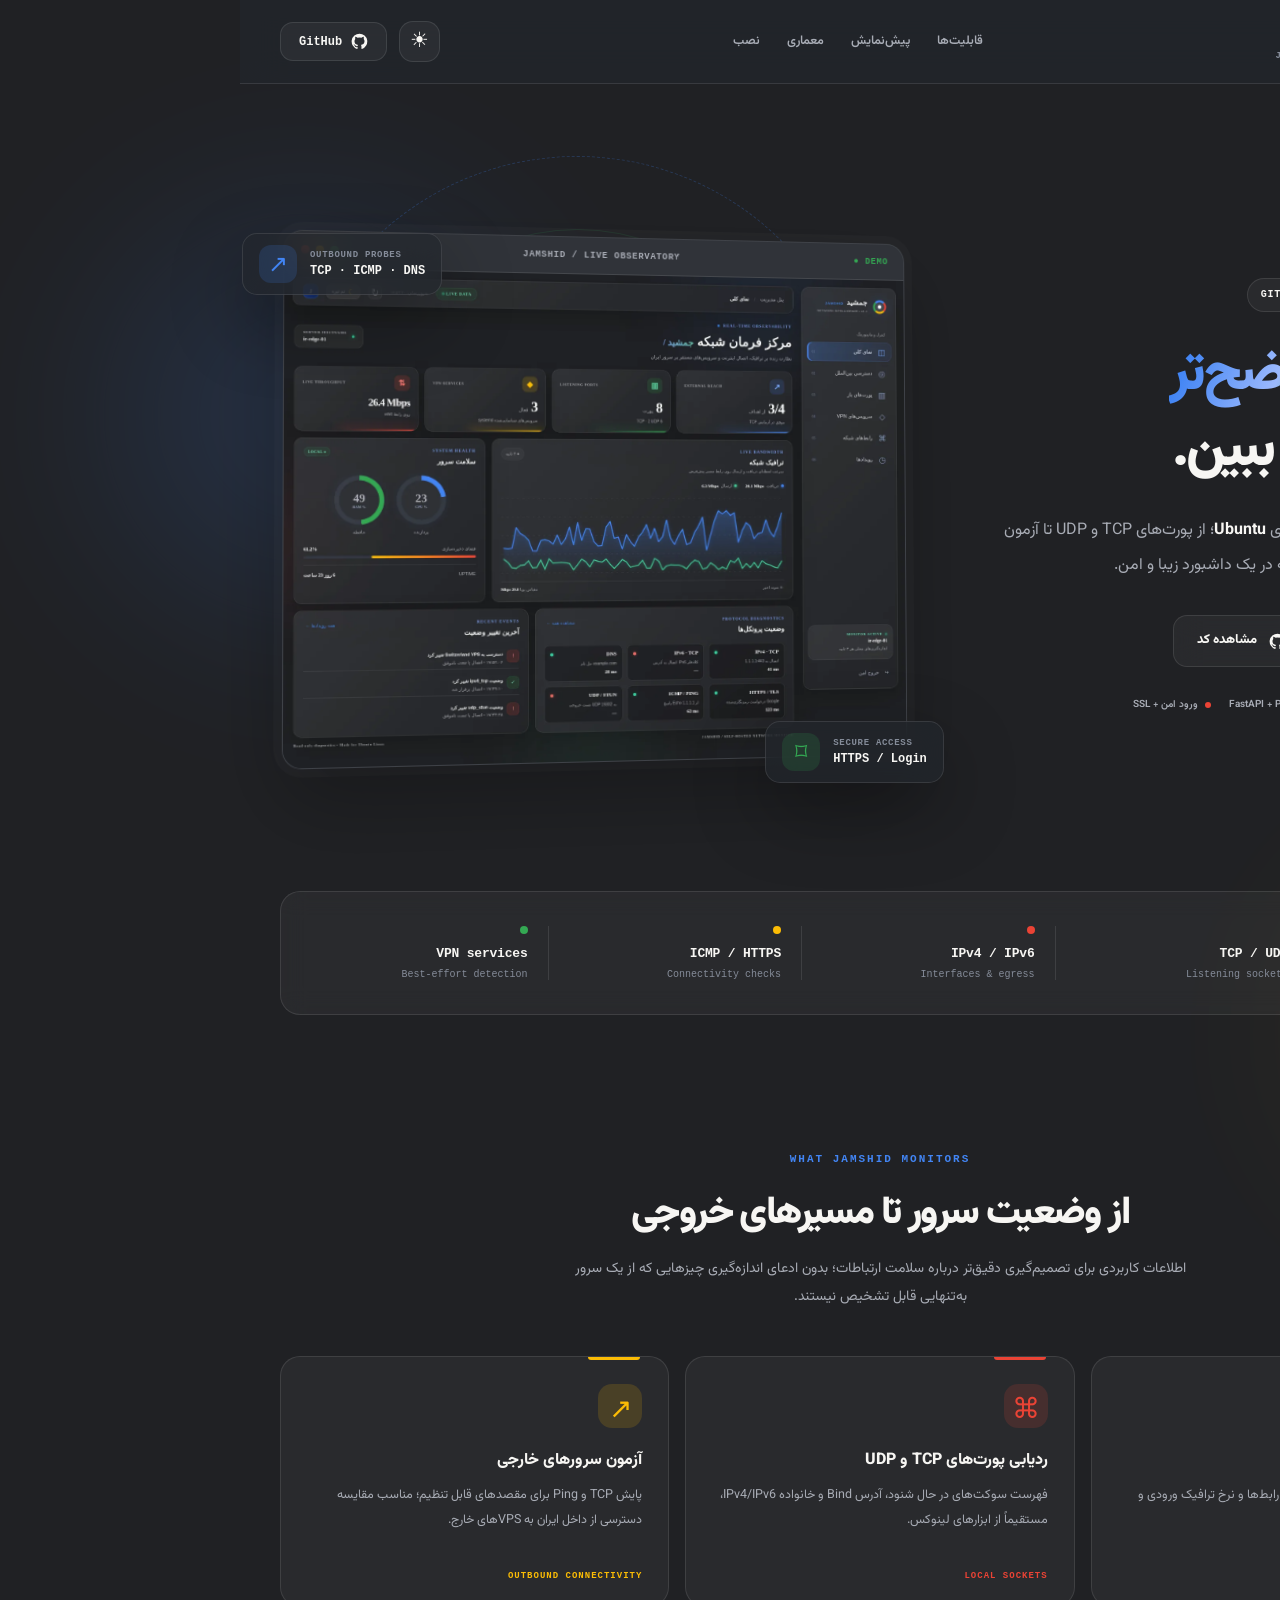
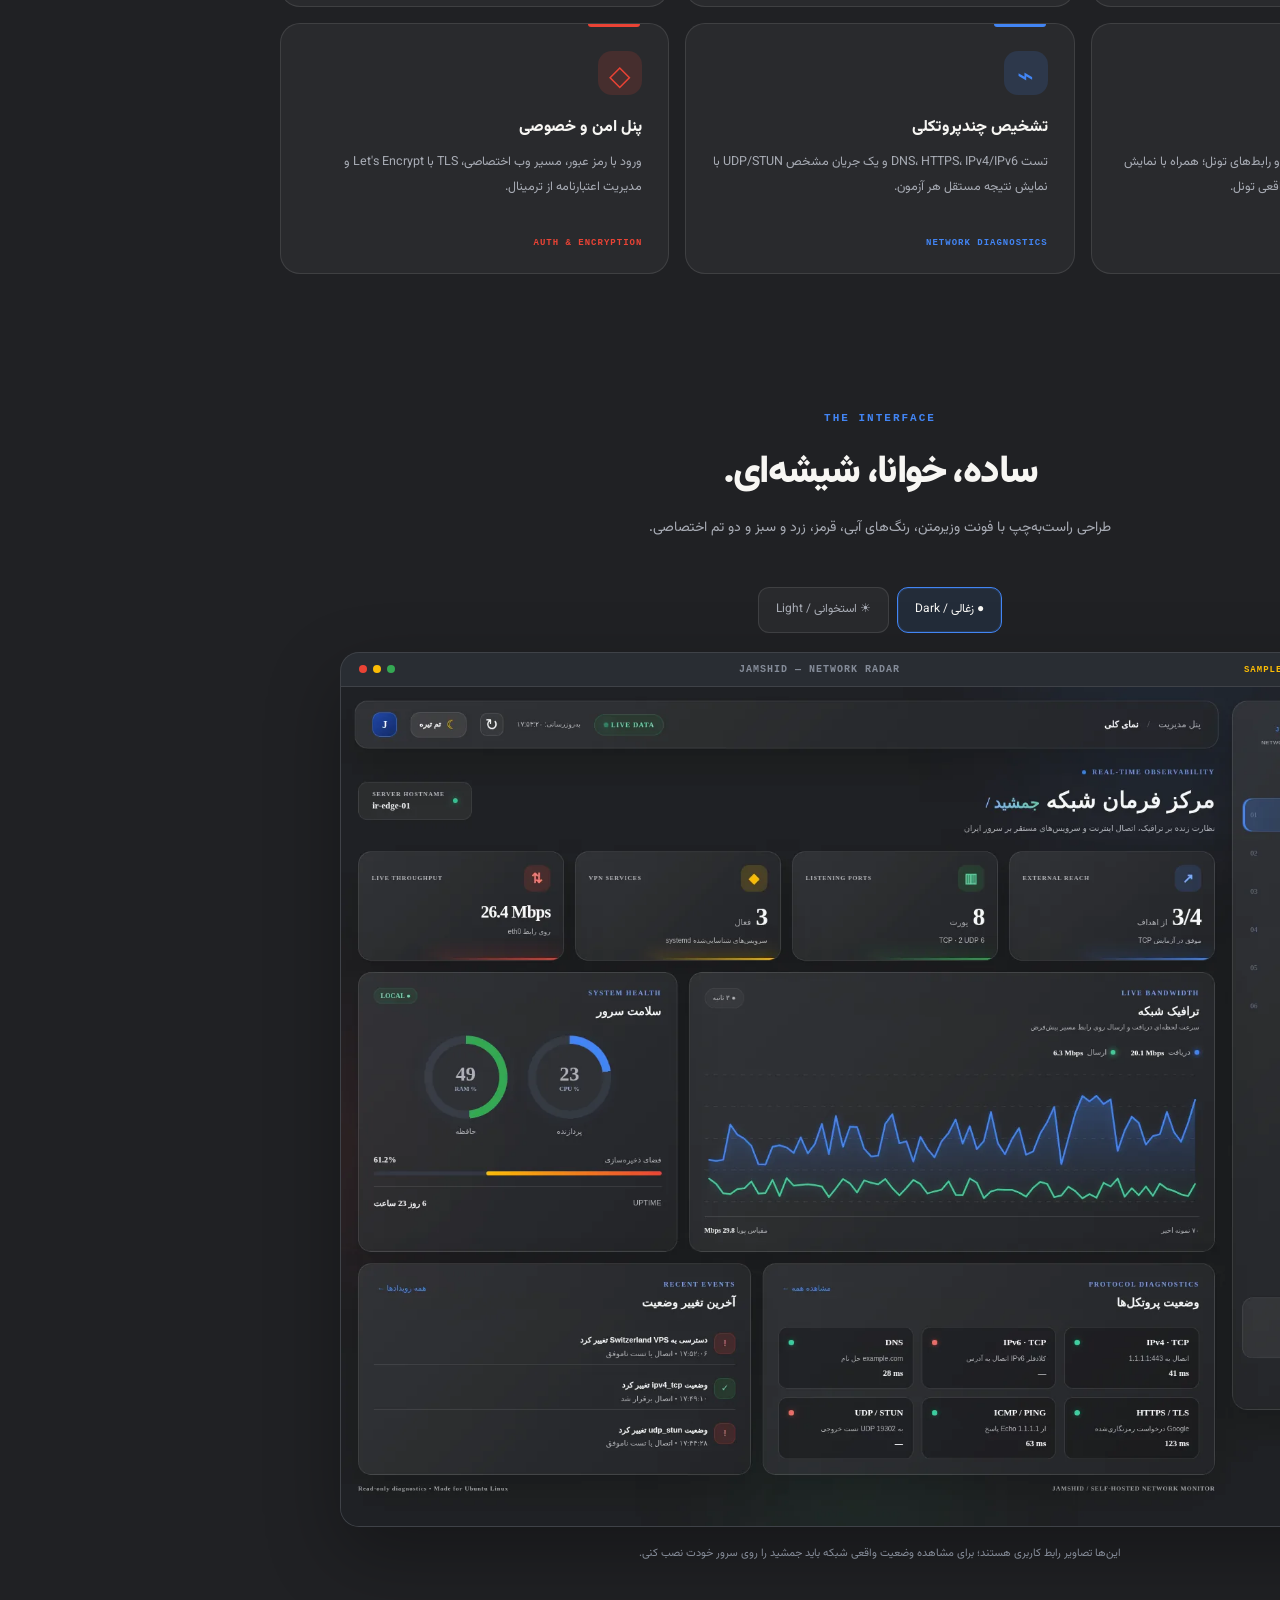
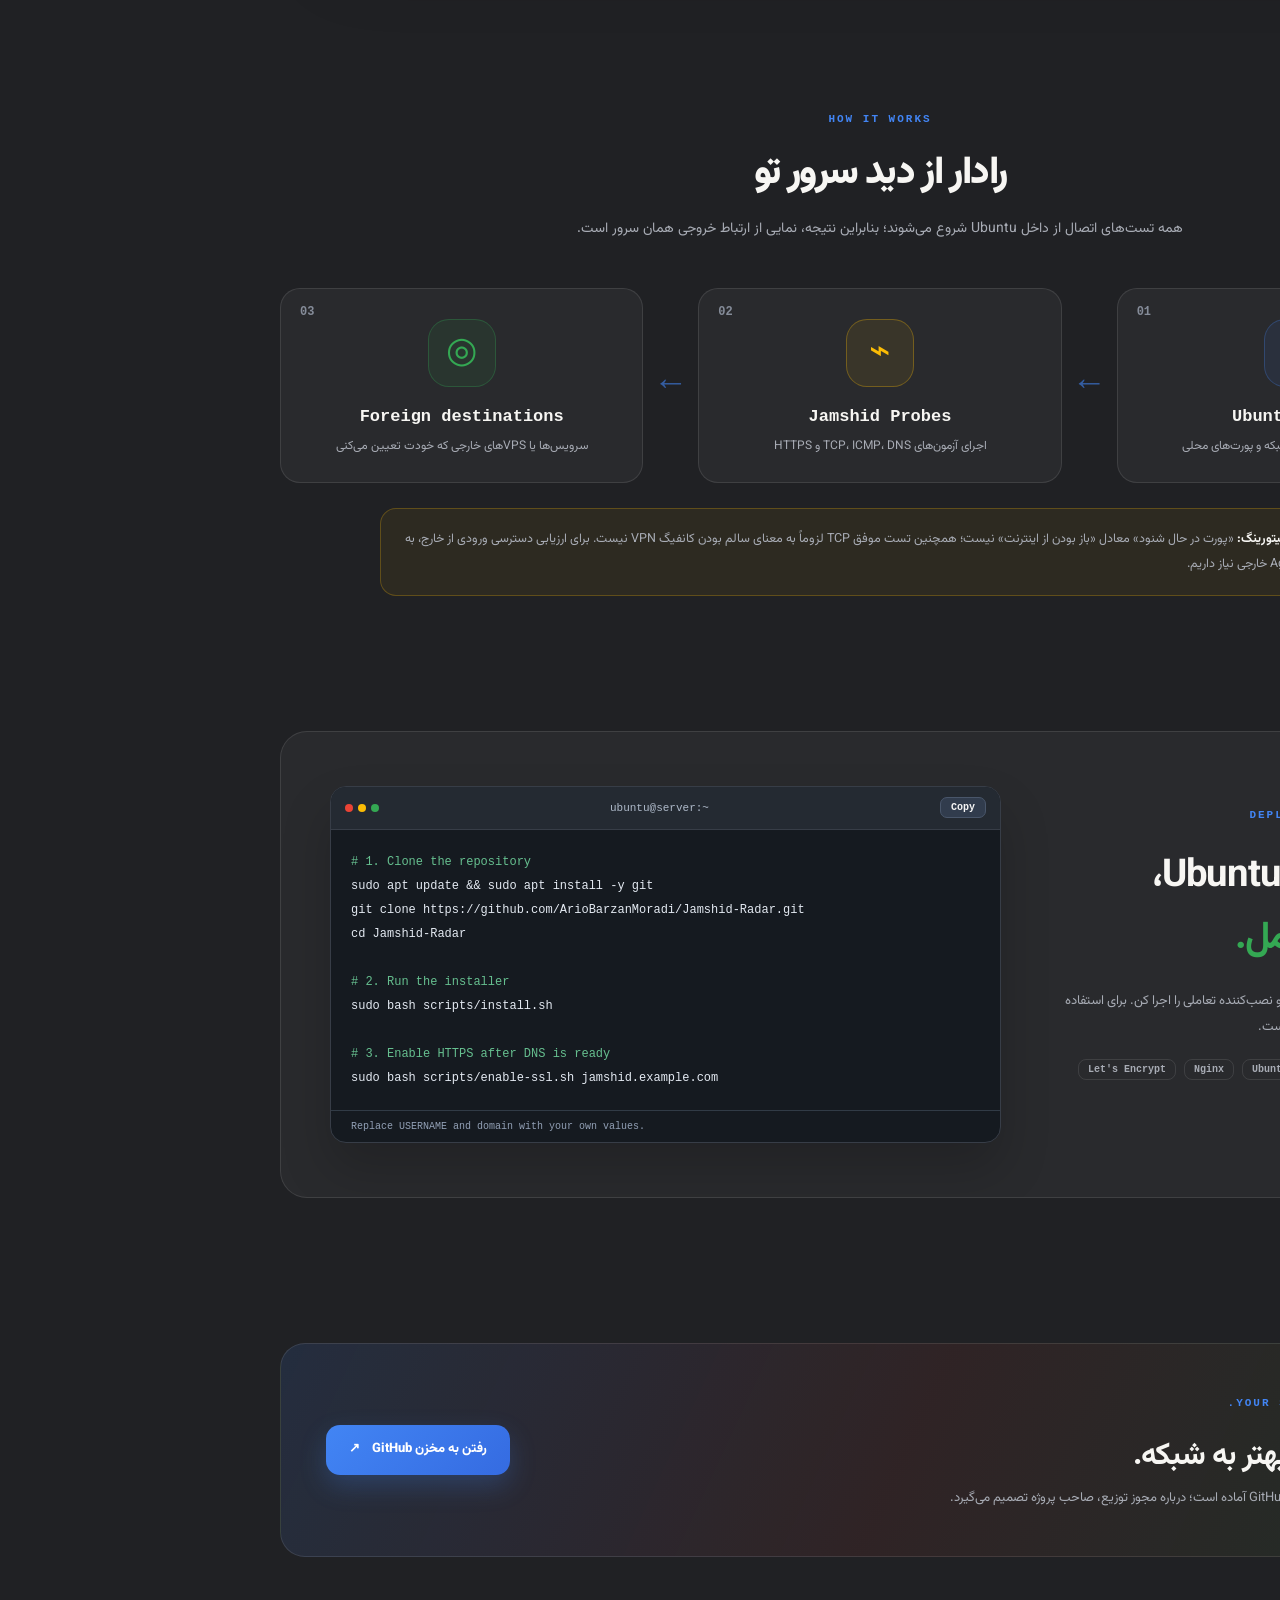
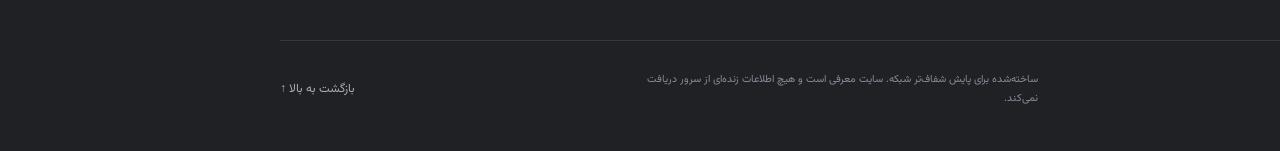
<file: Jamshid-Radar-GitHub-Ready(1)/docs/index.html>
<!doctype html>
<html lang="fa" dir="rtl" data-theme="dark">
<head>
  <meta charset="utf-8"/>
  <meta name="viewport" content="width=device-width, initial-scale=1"/>
  <meta name="theme-color" content="#202124"/>
  <meta name="description" content="جمشید: داشبورد خودمیزبان رادار شبکه برای Ubuntu. پایش پورت‌ها، کیفیت ارتباط ایران به خارج، TCP/ICMP، سرویس‌های VPN و وضعیت شبکه با رابط کاربری شیشه‌ای."/>
  <meta property="og:title" content="جمشید — JAMSHID Network Radar"/>
  <meta property="og:description" content="رادار شبکه، با یک نگاه. پایش سرور Ubuntu و ارتباط خروجی به خارج از کشور."/>
  <meta property="og:type" content="website"/>
  <meta name="jamshid-repository" content="ArioBarzanMoradi/Jamshid-Radar"/>
  <title>جمشید — رادار شبکه برای Ubuntu</title>
  <link rel="icon" href="assets/logo.svg" type="image/svg+xml"/>
  <link rel="preconnect" href="https://fonts.googleapis.com"/>
  <link rel="preconnect" href="https://fonts.gstatic.com" crossorigin/>
  <link href="https://fonts.googleapis.com/css2?family=Vazirmatn:wght@300;400;500;600;700;800;900&display=swap" rel="stylesheet"/>
  <link rel="stylesheet" href="styles.css"/>
  <script src="script.js" defer></script>
</head>
<body>
  <div class="ambient ambient-blue" aria-hidden="true"></div><div class="ambient ambient-gold" aria-hidden="true"></div>
  <header class="site-header">
    <nav class="nav-shell shell" aria-label="منوی اصلی">
      <a href="#home" class="brand" aria-label="جمشید - بازگشت به بالا">
        <img src="assets/logo.svg" width="43" height="43" alt=""/>
        <span><strong>جمشید</strong><small>JAMSHID / NETWORK RADAR</small></span>
      </a>
      <div class="nav-links">
        <a href="#features">قابلیت‌ها</a><a href="#preview">پیش‌نمایش</a><a href="#workflow">معماری</a><a href="#install">نصب</a>
      </div>
      <div class="nav-actions">
        <button class="theme-btn" type="button" data-theme-toggle aria-label="تغییر تم به روشن" title="تغییر تم"><span class="theme-symbol" aria-hidden="true">☀</span></button>
        <a href="https://github.com" data-repo-link target="_blank" rel="noopener noreferrer" class="nav-github"><svg viewBox="0 0 24 24" fill="currentColor" aria-hidden="true"><path d="M12 .9a11.1 11.1 0 0 0-3.51 21.63c.56.1.76-.24.76-.54v-2.08c-3.09.67-3.75-1.31-3.75-1.31-.5-1.29-1.22-1.63-1.22-1.63-1-.68.08-.67.08-.67 1.11.08 1.69 1.14 1.69 1.14.99 1.68 2.59 1.2 3.22.92.1-.71.39-1.2.71-1.48-2.47-.29-5.06-1.23-5.06-5.49 0-1.21.43-2.2 1.14-2.98-.12-.29-.49-1.41.11-2.94 0 0 .93-.3 3.05 1.13a10.6 10.6 0 0 1 5.55 0c2.11-1.43 3.04-1.13 3.04-1.13.61 1.53.23 2.65.11 2.94.71.78 1.14 1.77 1.14 2.98 0 4.27-2.6 5.2-5.08 5.48.4.35.76 1.02.76 2.05v3.03c0 .3.2.65.77.54A11.1 11.1 0 0 0 12 .9Z"/></svg><span>GitHub</span></a>
      </div>
    </nav>
  </header>
  <main>
    <section class="hero shell" id="home">
      <div class="hero-content">
        <span class="eyebrow"><span class="pulse" aria-hidden="true"></span> JAMSHID v1.1 <span class="eyebrow-separator"></span> GITHUB READY</span>
        <h1>شبکه را <span class="accent-title">واضح‌تر</span><br/>از همیشه ببین.</h1>
        <p class="hero-lead">جمشید، رادار شبکه برای سرورهای <b>Ubuntu</b>؛ از پورت‌های TCP و UDP تا آزمون دسترسی به سرورهای خارج، همه در یک داشبورد زیبا و امن.</p>
        <div class="hero-actions">
          <a href="#preview" class="button button-primary">مشاهده داشبورد <span aria-hidden="true">↙</span></a>
          <a href="https://github.com" class="button button-glass" data-repo-link target="_blank" rel="noopener noreferrer"><svg viewBox="0 0 24 24" fill="currentColor" aria-hidden="true"><path d="M12 .9a11.1 11.1 0 0 0-3.51 21.63c.56.1.76-.24.76-.54v-2.08c-3.09.67-3.75-1.31-3.75-1.31-.5-1.29-1.22-1.63-1.22-1.63-1-.68.08-.67.08-.67 1.11.08 1.69 1.14 1.69 1.14.99 1.68 2.59 1.2 3.22.92.1-.71.39-1.2.71-1.48-2.47-.29-5.06-1.23-5.06-5.49 0-1.21.43-2.2 1.14-2.98-.12-.29-.49-1.41.11-2.94 0 0 .93-.3 3.05 1.13a10.6 10.6 0 0 1 5.55 0c2.11-1.43 3.04-1.13 3.04-1.13.61 1.53.23 2.65.11 2.94.71.78 1.14 1.77 1.14 2.98 0 4.27-2.6 5.2-5.08 5.48.4.35.76 1.02.76 2.05v3.03c0 .3.2.65.77.54A11.1 11.1 0 0 0 12 .9Z"/></svg> مشاهده کد</a>
        </div>
        <div class="hero-tags"><span><i class="tagdot green"></i> خودمیزبان و بدون داشبورد ابری</span><span><i class="tagdot blue"></i> FastAPI + Python</span><span><i class="tagdot red"></i> ورود امن + SSL</span></div>
      </div>
      <div class="hero-visual">
        <div class="orbit orb-1" aria-hidden="true"></div><div class="orbit orb-2" aria-hidden="true"></div>
        <div class="hero-shot"><div class="shot-title"><div class="shot-dots" aria-hidden="true"><i></i><i></i><i></i></div><span>JAMSHID / LIVE OBSERVATORY</span><span class="green-label">● DEMO</span></div><img data-preview-image src="assets/dashboard-dark.webp" alt="پیش‌نمایش داشبورد جمشید با داده‌های نمایشی"/></div>
        <div class="floating-stat stat-ping"><span class="stat-icon">↗</span><div><small>OUTBOUND PROBES</small><b>TCP · ICMP · DNS</b></div></div>
        <div class="floating-stat stat-secure"><span class="stat-icon lock-icon">⌑</span><div><small>SECURE ACCESS</small><b>HTTPS / Login</b></div></div>
      </div>
    </section>

    <section class="signal-wrap shell" aria-label="پروتکل‌های بررسی‌شده">
      <div class="signal-label">پوشش رادار <span></span></div>
      <div class="signals"><div><span class="signal-dot c-blue"></span><b>TCP / UDP</b><small>Listening sockets</small></div><div><span class="signal-dot c-red"></span><b>IPv4 / IPv6</b><small>Interfaces &amp; egress</small></div><div><span class="signal-dot c-yellow"></span><b>ICMP / HTTPS</b><small>Connectivity checks</small></div><div><span class="signal-dot c-green"></span><b>VPN services</b><small>Best-effort detection</small></div></div>
    </section>

    <section id="features" class="section shell">
      <div class="section-head"><span class="overline">WHAT JAMSHID MONITORS</span><h2>از وضعیت سرور تا مسیرهای خروجی</h2><p>اطلاعات کاربردی برای تصمیم‌گیری دقیق‌تر درباره سلامت ارتباطات؛ بدون ادعای اندازه‌گیری چیزهایی که از یک سرور به‌تنهایی قابل تشخیص نیستند.</p></div>
      <div class="feature-grid">
        <article class="feature-card feature-blue"><div class="feature-icon">◉</div><h3>پایش لحظه‌ای سرور</h3><p>مصرف CPU، حافظه، فضای دیسک، رابط‌ها و نرخ ترافیک ورودی و خروجی با نمودارهای پویا.</p><span>REAL-TIME METRICS</span></article>
        <article class="feature-card feature-red"><div class="feature-icon">⌘</div><h3>ردیابی پورت‌های TCP و UDP</h3><p>فهرست سوکت‌های در حال شنود، آدرس Bind و خانواده IPv4/IPv6، مستقیماً از ابزارهای لینوکس.</p><span>LOCAL SOCKETS</span></article>
        <article class="feature-card feature-yellow"><div class="feature-icon">↗</div><h3>آزمون سرورهای خارجی</h3><p>پایش TCP و Ping برای مقصدهای قابل تنظیم؛ مناسب مقایسه دسترسی از داخل ایران به VPSهای خارج.</p><span>OUTBOUND CONNECTIVITY</span></article>
        <article class="feature-card feature-green"><div class="feature-icon">⛨</div><h3>وضعیت سرویس‌های VPN</h3><p>شناسایی سرویس‌های شناخته‌شده و رابط‌های تونل؛ همراه با نمایش تفاوت وضعیت سرویس و عملکرد واقعی تونل.</p><span>SERVICE DISCOVERY</span></article>
        <article class="feature-card feature-blue"><div class="feature-icon">⌁</div><h3>تشخیص چندپروتکلی</h3><p>تست DNS، HTTPS، IPv4/IPv6 و یک جریان مشخص UDP/STUN با نمایش نتیجه مستقل هر آزمون.</p><span>NETWORK DIAGNOSTICS</span></article>
        <article class="feature-card feature-red"><div class="feature-icon">◇</div><h3>پنل امن و خصوصی</h3><p>ورود با رمز عبور، مسیر وب اختصاصی، TLS با Let's Encrypt و مدیریت اعتبارنامه از ترمینال.</p><span>AUTH &amp; ENCRYPTION</span></article>
      </div>
    </section>

    <section id="preview" class="section shell preview-section">
      <div class="section-head"><span class="overline">THE INTERFACE</span><h2>ساده، خوانا، شیشه‌ای.</h2><p>طراحی راست‌به‌چپ با فونت وزیرمتن، رنگ‌های آبی، قرمز، زرد و سبز و دو تم اختصاصی.</p></div>
      <div class="preview-controls" role="group" aria-label="انتخاب تم پیش‌نمایش"><button type="button" data-preview-mode="dark" aria-pressed="true">● زغالی / Dark</button><button type="button" data-preview-mode="light" aria-pressed="false">☀ استخوانی / Light</button></div>
      <div class="preview-surface"><div class="preview-window-head"><div class="window-circles" aria-hidden="true"><i></i><i></i><i></i></div><span>JAMSHID — NETWORK RADAR</span><span class="demo-label">SAMPLE DATA / داده آزمایشی</span></div><img id="preview-main" src="assets/dashboard-dark.webp" alt="پیش‌نمایش صفحه اصلی داشبورد جمشید در تم تیره" loading="lazy"/></div>
      <p class="preview-note">این‌ها تصاویر رابط کاربری هستند؛ برای مشاهده وضعیت واقعی شبکه باید جمشید را روی سرور خودت نصب کنی.</p>
    </section>

    <section id="workflow" class="section shell">
      <div class="section-head"><span class="overline">HOW IT WORKS</span><h2>رادار از دید سرور تو</h2><p>همه تست‌های اتصال از داخل Ubuntu شروع می‌شوند؛ بنابراین نتیجه، نمایی از ارتباط خروجی همان سرور است.</p></div>
      <div class="pipeline"><div class="pipe-card"><span class="pipe-number">01</span><div class="pipe-visual"><span>◫</span></div><h3>Ubuntu Server</h3><p>جمع‌آوری وضعیت سیستم، شبکه و پورت‌های محلی</p></div><div class="pipe-arrow" aria-hidden="true">←</div><div class="pipe-card"><span class="pipe-number">02</span><div class="pipe-visual"><span>⌁</span></div><h3>Jamshid Probes</h3><p>اجرای آزمون‌های TCP، ICMP، DNS و HTTPS</p></div><div class="pipe-arrow" aria-hidden="true">←</div><div class="pipe-card"><span class="pipe-number">03</span><div class="pipe-visual"><span>◎</span></div><h3>Foreign destinations</h3><p>سرویس‌ها یا VPSهای خارجی که خودت تعیین می‌کنی</p></div></div>
      <div class="scope-callout"><span aria-hidden="true">ⓘ</span><p><b>دقت مانیتورینگ:</b> «پورت در حال شنود» معادل «باز بودن از اینترنت» نیست؛ همچنین تست موفق TCP لزوماً به معنای سالم بودن کانفیگ VPN نیست. برای ارزیابی دسترسی ورودی از خارج، به یک Agent خارجی نیاز داریم.</p></div>
    </section>

    <section id="install" class="section shell installation">
      <div class="install-box"><div class="install-intro"><span class="overline">DEPLOY YOUR OWN RADAR</span><h2>نصب روی Ubuntu،<br/><em>با کنترل کامل.</em></h2><p>مخزن را روی سرور دریافت کن و نصب‌کننده تعاملی را اجرا کن. برای استفاده بیرونی، دامنه و HTTPS لازم است.</p><div class="install-chips"><span>Ubuntu 22.04 / 24.04 / 26.04</span><span>Nginx</span><span>Let's Encrypt</span></div><a href="../README.md" class="link-more">راهنمای کامل نصب <span aria-hidden="true">←</span></a></div><div class="terminal" dir="ltr"><div class="terminal-bar"><span class="dots"><i></i><i></i><i></i></span><span>ubuntu@server:~</span><button class="copy-btn" type="button" data-copy="#terminal-code" aria-label="کپی دستورات نصب">Copy</button></div><pre id="terminal-code"><code><span class="comment"># 1. Clone the repository</span>
sudo apt update && sudo apt install -y git
git clone https://github.com/ArioBarzanMoradi/Jamshid-Radar.git
cd Jamshid-Radar

<span class="comment"># 2. Run the installer</span>
sudo bash scripts/install.sh

<span class="comment"># 3. Enable HTTPS after DNS is ready</span>
sudo bash scripts/enable-ssl.sh jamshid.example.com</code></pre><div class="terminal-foot">Replace USERNAME and domain with your own values.</div></div></div>
    </section>

    <section class="shell final-cta"><div><span class="overline">YOUR SERVER. YOUR RADAR.</span><h2>جمشید؛ دید بهتر به شبکه.</h2><p>کد پروژه برای انتشار در مخزن GitHub آماده است؛ درباره مجوز توزیع، صاحب پروژه تصمیم می‌گیرد.</p></div><a href="https://github.com" class="button button-primary" data-repo-link target="_blank" rel="noopener noreferrer">رفتن به مخزن GitHub <span aria-hidden="true">↗</span></a></section>
  </main>
  <footer class="site-footer shell"><div class="footer-brand"><img src="assets/logo.svg" width="37" height="37" alt=""/><div><strong>JAMSHID</strong><small>NETWORK RADAR · v1.1</small></div></div><p>ساخته‌شده برای پایش شفاف‌تر شبکه. سایت معرفی است و هیچ اطلاعات زنده‌ای از سرور دریافت نمی‌کند.</p><a href="#home">بازگشت به بالا ↑</a></footer>
</body>
</html>
</file>
<file: Jamshid-Radar-GitHub-Ready(1)/docs/styles.css>
:root{--bg:#202124;--bg2:#24272c;--ink:#f7f6f3;--muted:#a8acb5;--faint:#858c99;--edge:rgba(255,255,255,.10);--panel:rgba(255,255,255,.045);--panel-solid:#292d33;--glass:rgba(35,39,45,.68);--blue:#4285f4;--red:#ea4335;--yellow:#fbbc05;--green:#34a853;--shadow:0 28px 75px rgba(0,0,0,.30);color-scheme:dark}
:root[data-theme="light"]{--bg:#f5f1e8;--bg2:#faf7f0;--ink:#222629;--muted:#5d646e;--faint:#7f848b;--edge:rgba(35,44,55,.12);--panel:rgba(255,255,255,.57);--panel-solid:#fffdfa;--glass:rgba(250,248,242,.8);--shadow:0 25px 65px rgba(71,60,40,.11);color-scheme:light}
*{box-sizing:border-box}html{scroll-behavior:smooth;scroll-padding-top:90px}body{margin:0;background:var(--bg);color:var(--ink);font-family:Vazirmatn,Tahoma,Arial,sans-serif;line-height:1.8;overflow-x:hidden}a{color:inherit;text-decoration:none}button{font:inherit}button,a{-webkit-tap-highlight-color:transparent}button:focus-visible,a:focus-visible{outline:3px solid var(--blue);outline-offset:4px}::selection{background:var(--blue);color:#fff}.shell{width:min(1210px,calc(100% - 80px));margin-inline:auto}.ambient{position:absolute;pointer-events:none;z-index:-1;filter:blur(72px);opacity:.19;border-radius:50%;}.ambient-blue{top:60px;left:-240px;width:610px;height:710px;background:radial-gradient(circle,#4285f4,transparent 65%)}.ambient-gold{top:760px;right:-240px;width:550px;height:550px;background:radial-gradient(circle,#fbbc05,transparent 68%);opacity:.085}
.site-header{position:sticky;top:0;z-index:50;background:var(--glass);backdrop-filter:blur(24px) saturate(150%);-webkit-backdrop-filter:blur(24px) saturate(150%);border-bottom:1px solid var(--edge)}.nav-shell{height:83px;display:flex;align-items:center;gap:24px;justify-content:space-between}.brand{display:inline-flex;align-items:center;gap:12px;flex-shrink:0}.brand img{filter:drop-shadow(0 8px 13px rgba(0,0,0,.17))}.brand strong,.footer-brand strong{display:block;font-size:22px;font-weight:900;letter-spacing:-.5px;line-height:1.28}.brand small,.footer-brand small{display:block;color:var(--faint);font:700 9px/1.7 ui-monospace,SFMono-Regular,Consolas,monospace;letter-spacing:1.1px;margin-top:3px}.nav-links,.nav-actions{display:flex;align-items:center;gap:27px}.nav-links a{font-size:12.5px;color:var(--muted);font-weight:600;transition:.2s}.nav-links a:hover{color:var(--ink)}.nav-actions{gap:12px}.theme-btn{height:41px;width:41px;display:grid;place-items:center;border:1px solid var(--edge);background:var(--panel);border-radius:14px;color:var(--ink);cursor:pointer;font-size:21px;transition:.2s}.theme-btn:hover{transform:translateY(-2px);border-color:var(--blue)}.nav-github{display:inline-flex;align-items:center;gap:9px;padding:10px 18px;background:var(--panel);border:1px solid var(--edge);border-radius:13px;font:700 12px ui-monospace,Consolas,monospace}.nav-github svg,.button svg{width:17px;height:17px}.nav-github:hover{border-color:var(--blue)}
.hero{min-height:710px;padding-top:87px;padding-bottom:70px;display:grid;grid-template-columns:.89fr 1.11fr;align-items:center;gap:40px}.hero-content{position:relative;z-index:3}.eyebrow,.overline{font:700 11px/1.6 ui-monospace,Consolas,monospace;letter-spacing:2px;color:var(--blue)}.eyebrow{display:inline-flex;align-items:center;gap:11px;color:var(--ink);padding:8px 13px;border:1px solid var(--edge);border-radius:100px;background:var(--panel);font-size:10px;letter-spacing:.8px}.pulse{height:8px;width:8px;border-radius:50%;background:var(--green);box-shadow:0 0 0 5px rgba(52,168,83,.13)}.eyebrow-separator{height:12px;border-left:1px solid var(--edge)}.hero h1{font-size:clamp(43px,4.3vw,71px);line-height:1.38;margin:27px 0 22px;letter-spacing:-2.4px;font-weight:900}.accent-title{background:linear-gradient(112deg,#4285f4 15%,#9cb9fc 68%,#34a853 100%);background-clip:text;-webkit-background-clip:text;-webkit-text-fill-color:transparent}.hero-lead{font-size:16px;color:var(--muted);max-width:510px;line-height:2.2;margin:0}.hero-lead b{color:var(--ink)}.hero-actions{display:flex;flex-wrap:wrap;gap:12px;margin-top:32px}.button{display:inline-flex;align-items:center;justify-content:center;gap:12px;padding:13px 23px;border-radius:14px;font-size:13px;font-weight:800;min-height:49px;transition:transform .2s,box-shadow .2s,border-color .2s}.button:hover{transform:translateY(-3px)}.button-primary{color:#fff;background:linear-gradient(135deg,#4285f4,#356be1);box-shadow:0 11px 27px rgba(66,133,244,.24)}.button-glass{border:1px solid var(--edge);background:var(--panel);backdrop-filter:blur(15px)}.button-glass:hover{border-color:var(--blue)}.hero-tags{display:flex;gap:18px;flex-wrap:wrap;margin-top:29px}.hero-tags span{display:flex;align-items:center;gap:7px;font-size:10px;font-weight:600;color:var(--muted)}.tagdot{display:inline-block;width:6px;height:6px;border-radius:50%}.tagdot.green{background:var(--green)}.tagdot.blue{background:var(--blue)}.tagdot.red{background:var(--red)}
.hero-visual{position:relative;min-width:0;padding:65px 8px 60px 10px}.orbit{position:absolute;left:0;top:0;border-radius:50%;pointer-events:none}.orb-1{width:580px;height:580px;top:-15px;left:7px;border:1px dashed rgba(66,133,244,.23)}.orb-2{width:435px;height:435px;top:58px;left:80px;border:1px solid rgba(52,168,83,.13)}.hero-shot{background:var(--panel-solid);border:1px solid var(--edge);border-radius:19px;overflow:hidden;box-shadow:0 35px 80px rgba(0,0,0,.25),0 0 0 8px rgba(255,255,255,.025);transform:perspective(1150px) rotateY(6deg) rotateX(1deg);position:relative;z-index:2}.hero-shot img{width:100%;display:block;aspect-ratio:1.284/1;object-fit:cover;object-position:center top}.shot-title{display:flex;align-items:center;justify-content:space-between;padding:13px 16px;gap:10px;background:rgba(128,128,128,.08);border-bottom:1px solid var(--edge);direction:ltr;color:var(--muted);font:700 9px ui-monospace,Consolas,monospace;letter-spacing:.7px}.shot-dots,.window-circles{display:flex;gap:6px}.shot-dots i,.window-circles i{height:8px;width:8px;border-radius:100%;background:var(--red)}.shot-dots i:nth-child(2),.window-circles i:nth-child(2){background:var(--yellow)}.shot-dots i:nth-child(3),.window-circles i:nth-child(3){background:var(--green)}.green-label{color:var(--green)}.floating-stat{z-index:4;display:flex;gap:13px;align-items:center;position:absolute;padding:11px 16px;border:1px solid var(--edge);border-radius:15px;background:var(--glass);backdrop-filter:blur(17px);box-shadow:var(--shadow);direction:ltr}.floating-stat small{display:block;color:var(--faint);font:700 9px ui-monospace,Consolas,monospace;letter-spacing:.7px}.floating-stat b{display:block;font:700 12px ui-monospace,Consolas,monospace;margin-top:4px}.floating-stat .stat-icon{display:grid;place-items:center;height:38px;width:38px;border-radius:12px;background:rgba(66,133,244,.16);color:var(--blue);font-size:24px}.floating-stat .lock-icon{color:var(--green);background:rgba(52,168,83,.16)}.stat-ping{left:-38px;top:62px}.stat-secure{right:-20px;bottom:38px}
.signal-wrap{border:1px solid var(--edge);background:var(--panel);border-radius:20px;min-height:124px;display:flex;align-items:center;gap:30px;padding:19px 30px;backdrop-filter:blur(12px)}.signal-label{font-weight:800;font-size:15px;min-width:110px;white-space:nowrap}.signal-label span{display:block;width:43px;height:4px;margin-top:12px;border-radius:8px;background:linear-gradient(90deg,var(--blue) 25%,var(--red) 25% 50%,var(--yellow) 50% 75%,var(--green) 75%)}.signals{flex:1;display:grid;grid-template-columns:repeat(4,1fr);gap:16px}.signals>div{padding-right:20px;border-right:1px solid var(--edge)}.signals b{display:block;direction:ltr;text-align:right;font:700 13px ui-monospace,Consolas,monospace;letter-spacing:-.2px}.signals small{font:500 10px ui-monospace,Consolas,monospace;color:var(--faint);display:block;direction:ltr;text-align:right;margin-top:8px}.signal-dot{display:block;width:8px;height:8px;border-radius:50%;margin-bottom:12px}.c-blue{background:var(--blue)}.c-red{background:var(--red)}.c-yellow{background:var(--yellow)}.c-green{background:var(--green)}
.section{padding-top:130px}.section-head{text-align:center;max-width:760px;margin-inline:auto;margin-bottom:45px}.section-head h2{font-size:clamp(29px,3vw,43px);line-height:1.5;font-weight:900;letter-spacing:-1.6px;margin:12px 0}.section-head p{color:var(--muted);max-width:650px;margin:0 auto;font-size:14px;line-height:2}.feature-grid{display:grid;grid-template-columns:repeat(3,1fr);gap:16px}.feature-card{padding:27px 26px 25px;background:var(--panel);border:1px solid var(--edge);border-radius:20px;min-height:245px;transition:transform .22s,border-color .22s;position:relative;overflow:hidden}.feature-card:hover{transform:translateY(-6px);border-color:rgba(66,133,244,.37)}.feature-card::after{content:"";position:absolute;top:0;right:28px;width:52px;height:3px;background:var(--accent);border-radius:0 0 9px 9px}.feature-blue{--accent:var(--blue)}.feature-red{--accent:var(--red)}.feature-yellow{--accent:var(--yellow)}.feature-green{--accent:var(--green)}.feature-icon{height:44px;width:44px;border-radius:14px;display:grid;place-items:center;font-size:28px;background:color-mix(in srgb,var(--accent) 15%,transparent);color:var(--accent);font-family:Arial,sans-serif}.feature-card h3{font-size:16px;margin:19px 0 7px;font-weight:800}.feature-card p{font-size:12.5px;line-height:2;color:var(--muted);margin:0;min-height:70px}.feature-card>span{display:block;font:700 9px ui-monospace,Consolas,monospace;letter-spacing:1px;color:var(--accent);margin-top:18px;direction:ltr;text-align:right}
.preview-controls{display:flex;justify-content:center;gap:8px;margin-bottom:19px}.preview-controls button{background:var(--panel);color:var(--muted);border:1px solid var(--edge);border-radius:11px;padding:11px 17px;cursor:pointer;font-size:12px;transition:.2s}.preview-controls button[aria-pressed="true"]{color:var(--ink);border-color:var(--blue);box-shadow:inset 0 0 0 1px rgba(66,133,244,.16);background:rgba(66,133,244,.10)}.preview-surface{background:var(--panel-solid);border-radius:19px;border:1px solid var(--edge);overflow:hidden;box-shadow:var(--shadow);max-width:1080px;margin-inline:auto}.preview-surface img{display:block;width:100%;height:auto}.preview-window-head{padding:11px 18px;display:flex;align-items:center;justify-content:space-between;gap:10px;direction:ltr;border-bottom:1px solid var(--edge);font:700 10px ui-monospace,Consolas,monospace;letter-spacing:1px;color:var(--faint)}.demo-label{color:var(--yellow);font-size:9px}.preview-note{font-size:11px;color:var(--faint);text-align:center;margin-top:17px}
.pipeline{display:flex;align-items:stretch;gap:10px}.pipe-card{background:var(--panel);border:1px solid var(--edge);border-radius:20px;flex:1;padding:30px 23px 24px;text-align:center;position:relative}.pipe-number{position:absolute;left:19px;top:16px;color:var(--faint);font:700 12px ui-monospace,Consolas,monospace}.pipe-visual{height:68px;width:68px;border:1px solid rgba(66,133,244,.28);background:rgba(66,133,244,.08);border-radius:21px;margin:0 auto 20px;display:grid;place-items:center}.pipe-visual span{font-size:36px;color:var(--blue)}.pipe-card:nth-of-type(3) .pipe-visual{background:rgba(251,188,5,.08);border-color:rgba(251,188,5,.3)}.pipe-card:nth-of-type(3) .pipe-visual span{color:var(--yellow)}.pipe-card:nth-of-type(5) .pipe-visual{background:rgba(52,168,83,.09);border-color:rgba(52,168,83,.3)}.pipe-card:nth-of-type(5) .pipe-visual span{color:var(--green)}.pipe-card h3{font:800 17px ui-monospace,Consolas,monospace;margin:0 0 10px;direction:ltr}.pipe-card p{font-size:12px;color:var(--muted);margin:0}.pipe-arrow{display:grid;place-items:center;color:var(--blue);font-size:35px;opacity:.6}.scope-callout{max-width:1000px;margin:25px auto 0;padding:18px 22px;border:1px solid rgba(251,188,5,.25);background:rgba(251,188,5,.06);border-radius:16px;display:flex;gap:14px;align-items:flex-start}.scope-callout>span{color:var(--yellow);font-size:21px}.scope-callout p{margin:0;color:var(--muted);font-size:12.5px;line-height:2}.scope-callout b{color:var(--ink)}
.installation{padding-top:135px}.install-box{border:1px solid var(--edge);border-radius:27px;background:var(--panel);padding:54px 49px;display:grid;grid-template-columns:.74fr 1.26fr;gap:35px;align-items:center;overflow:hidden}.install-intro h2{font-size:clamp(30px,3vw,43px);line-height:1.6;letter-spacing:-1.2px;margin:18px 0}.install-intro h2 em{font-style:normal;color:var(--green)}.install-intro p{color:var(--muted);font-size:13px;line-height:2}.install-chips{display:flex;gap:8px;flex-wrap:wrap;margin:19px 0}.install-chips span{border:1px solid var(--edge);border-radius:8px;padding:4px 9px;color:var(--muted);font:600 10px ui-monospace,Consolas,monospace}.link-more{font-size:12px;font-weight:800;color:var(--blue)}.terminal{border-radius:16px;border:1px solid #373d47;background:#151a20;color:#e4eaf2;overflow:hidden;box-shadow:0 26px 50px rgba(0,0,0,.18);max-width:100%;min-width:0}.terminal-bar{height:43px;background:#242a32;display:flex;align-items:center;justify-content:space-between;padding:0 14px;border-bottom:1px solid #373d47;color:#aeb9c9;font:11px ui-monospace,Consolas,monospace}.dots{display:flex;gap:5px}.dots i{width:8px;height:8px;border-radius:50%;background:var(--red)}.dots i:nth-child(2){background:var(--yellow)}.dots i:nth-child(3){background:var(--green)}.copy-btn{background:#313c4d;border:1px solid #49566a;color:#f5f5f5;border-radius:7px;padding:4px 10px;cursor:pointer;font:700 10px ui-monospace,Consolas,monospace}.copy-btn:hover{background:#405471}.terminal pre{font:12px/2 ui-monospace,SFMono-Regular,Consolas,monospace;margin:0;padding:20px;overflow:auto;white-space:pre;direction:ltr;text-align:left}.comment{color:#66bf8f}.terminal-foot{padding:10px 20px;color:#92a0b5;border-top:1px solid #313b46;font:10px ui-monospace,Consolas,monospace}.final-cta{margin-top:145px;border-radius:25px;border:1px solid var(--edge);padding:45px;background:linear-gradient(115deg,rgba(66,133,244,.13),rgba(234,67,53,.08) 52%,rgba(52,168,83,.09));display:flex;gap:30px;align-items:center;justify-content:space-between}.final-cta h2{font-size:31px;letter-spacing:-1px;margin:11px 0 3px}.final-cta p{font-size:13px;color:var(--muted);margin:0}.final-cta .button{flex-shrink:0}.site-footer{margin-top:83px;padding:30px 0 40px;border-top:1px solid var(--edge);display:flex;align-items:center;justify-content:space-between;gap:30px}.footer-brand{display:flex;align-items:center;gap:12px}.footer-brand strong{font:800 18px ui-monospace,Consolas,monospace}.site-footer p{font-size:10.5px;color:var(--faint);margin:0;max-width:420px}.site-footer>a{font-size:12px;color:var(--muted);flex-shrink:0}
@media(max-width:1100px){.hero{grid-template-columns:1fr 1fr;gap:14px}.hero h1{font-size:47px}.stat-ping{left:-3px}.stat-secure{right:0}.nav-links{gap:17px}.install-box{grid-template-columns:1fr}.install-intro h2 br{display:none}.feature-grid{grid-template-columns:repeat(2,1fr)}.shell{width:min(1210px,calc(100% - 52px))}}
@media(max-width:780px){.nav-shell{height:75px}.nav-links{display:none}.hero{grid-template-columns:1fr;min-height:0;padding:73px 0 40px}.hero-content{text-align:center}.hero-lead{margin-inline:auto}.hero-actions,.hero-tags{justify-content:center}.hero-visual{max-width:610px;width:100%;margin:auto;padding:50px 20px 45px}.hero-shot{transform:none}.orb-1{width:86%;height:auto;aspect-ratio:1;left:7%;top:15px}.orb-2{width:62%;height:auto;aspect-ratio:1;left:19%;top:68px}.floating-stat{transform:scale(.85)}.stat-ping{left:0;top:15px}.stat-secure{right:0;bottom:10px}.signal-wrap{display:block}.signal-label{margin-bottom:18px}.signals{grid-template-columns:repeat(2,1fr);gap:20px}.pipeline{flex-direction:column}.pipe-arrow{transform:rotate(-90deg);height:21px}.section{padding-top:95px}.install-box{padding:35px}.site-footer{flex-wrap:wrap}}
@media(max-width:560px){.shell{width:calc(100% - 32px)}.nav-github{padding:10px 11px}.nav-github span{display:none}.brand strong{font-size:19px}.brand small{font-size:8px}.brand img{width:38px;height:38px}.hero{padding-top:57px}.eyebrow{font-size:8px;gap:6px;letter-spacing:0}.hero h1{font-size:clamp(33px,9vw,45px);letter-spacing:-1.3px;margin-top:22px}.hero-lead{font-size:13px}.button{font-size:12px;padding:12px 17px}.hero-tags{gap:10px}.hero-tags span{font-size:9px}.hero-visual{padding:38px 2px 28px}.floating-stat{transform:scale(.65)}.stat-ping{left:-35px;top:0}.stat-secure{right:-35px;bottom:-10px}.shot-title{font-size:7px;padding:10px}.signal-wrap{padding:22px 18px}.signals b{font-size:11px}.signals small{font-size:9px}.section-head h2{font-size:28px}.feature-grid{grid-template-columns:1fr}.feature-card{min-height:0;padding:22px}.feature-card p{min-height:0}.preview-window-head{font-size:8px}.demo-label{font-size:7px}.install-box{padding:24px 17px}.terminal pre{font-size:10px;padding:12px}.final-cta{margin-top:100px;display:block;padding:28px 23px}.final-cta h2{font-size:26px}.final-cta .button{margin-top:20px}.site-footer{display:grid;gap:16px}}
@media(prefers-reduced-motion:reduce){html{scroll-behavior:auto}*,*::before,*::after{transition:none!important;animation:none!important}}
</file>
